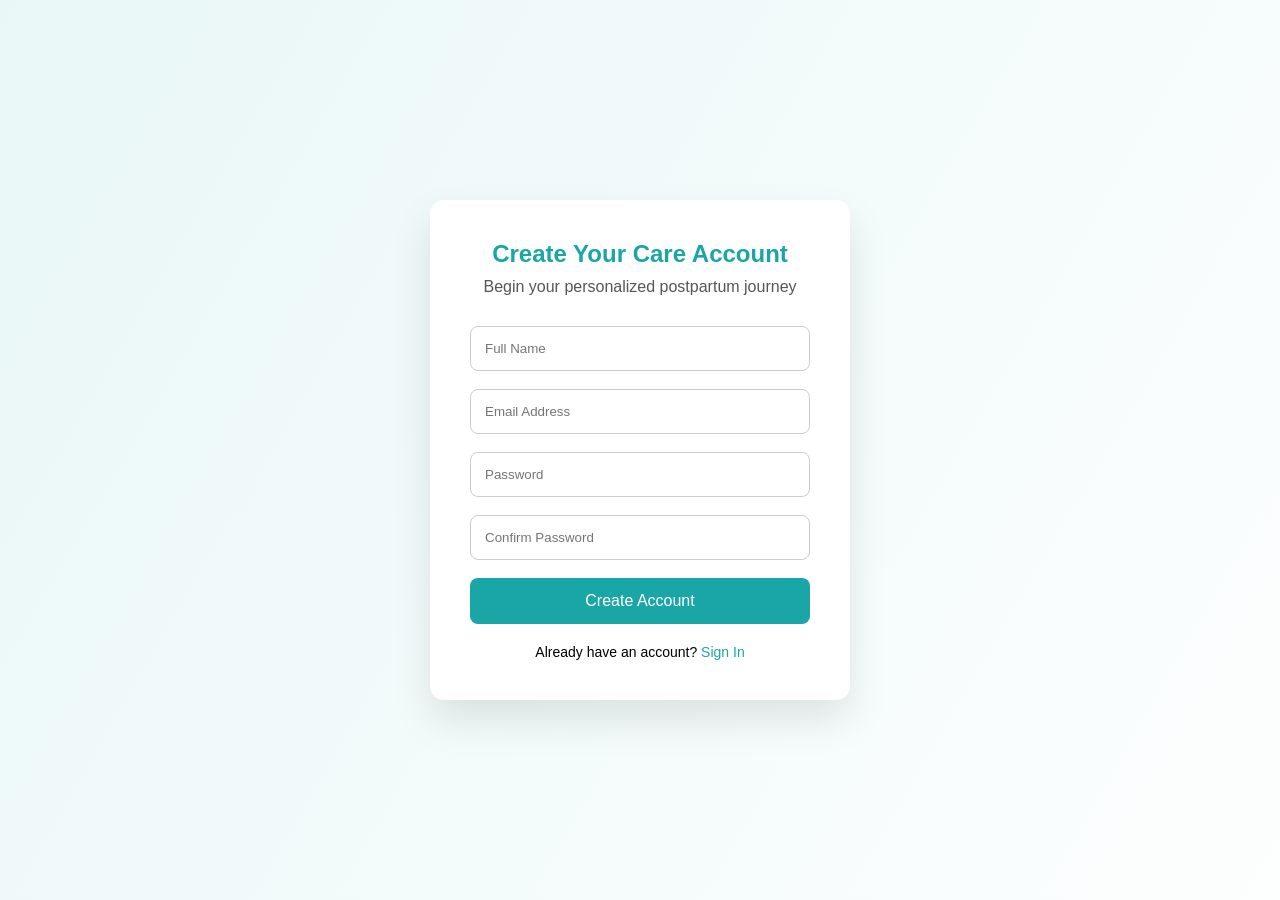
<file: index/autho.html>
<!DOCTYPE html>
<html lang="en">
<head>
  <meta charset="UTF-8">
  <title>Create Account | ARYA Postpartum</title>
  <link rel="stylesheet" href="../CSS/autho.css">
  <link rel="icon" href="../image/logo dash.png">
</head>
<body>

<div class="auth-container">
  <div class="auth-card">
    <h2>Create Your Care Account</h2>
    <p class="subtitle">Begin your personalized postpartum journey</p>

    <form id="signupForm">
      <input type="text" id="name" placeholder="Full Name" required>
      <input type="email" id="email" placeholder="Email Address" required>
      <input type="password" id="password" placeholder="Password" required>
      <input type="password" id="confirmPassword" placeholder="Confirm Password" required>

      <button type="submit">Create Account</button>
    </form>

    <p class="switch">
      Already have an account?
            <a href="../index/singin.html">Sign In</a>
    </p>
  </div>
</div>

<script src="../JAVA/autho.js"></script>
</body>
</html>
</file>
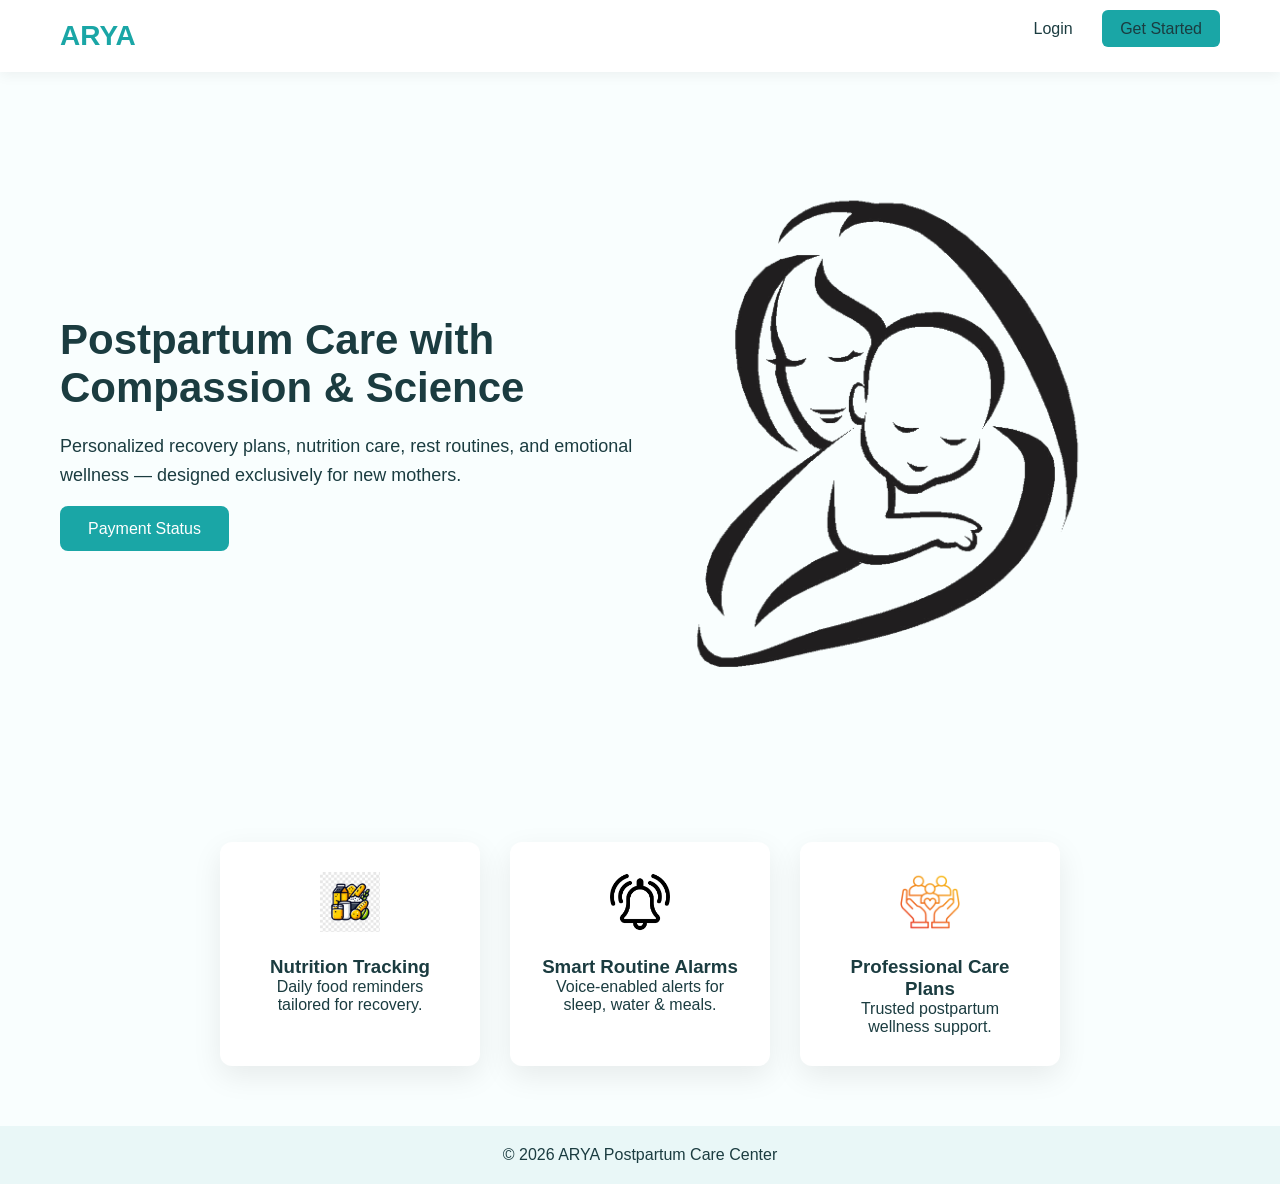
<file: index/payment.html>
<!DOCTYPE html>
<html lang="en">
<head>
  <meta charset="UTF-8" />
  <title>ARYA Postpartum Care Center</title>
  <link rel="stylesheet" href="../CSS/payment.css" />
  <link rel="icon" href="../image/logo dash.png" />
</head>
<body>

<header class="navbar">
  <h1 class="logo">ARYA</h1>
  <nav>
    <a href="../index/autho.html">Login</a>
    <a href="../index/dashboard1.html" class="btn-primary">Get Started</a>
  </nav>
</header>

<section class="hero">
  <div class="hero-text">
    <h2>Postpartum Care with Compassion & Science</h2>
    <p>
      Personalized recovery plans, nutrition care, rest routines,
      and emotional wellness — designed exclusively for new mothers.
    </p>
    <a href="../index/status.html" class="cta-btn">Payment Status</a>
  </div>

  <div class="hero-image">
    <img src="../image/mother.png" alt="Postpartum Care" />
  </div>
</section>

<section class="features">
  <div class="feature-card">
    <img src="../image/food1.png" />
    <h3>Nutrition Tracking</h3>
    <p>Daily food reminders tailored for recovery.</p>
  </div>

  <div class="feature-card">
    <img src="../image/alram.png"/>
    <h3>Smart Routine Alarms</h3>
    <p>Voice-enabled alerts for sleep, water & meals.</p>
  </div>

  <div class="feature-card">
    <img src="../image/care.png" />
    <h3>Professional Care Plans</h3>
    <p>Trusted postpartum wellness support.</p>
  </div>
</section>

<footer>
  <p>© 2026 ARYA Postpartum Care Center</p>
</footer>

<script src="../JAVA/script.js"></script>
</body>
</html>
</file>
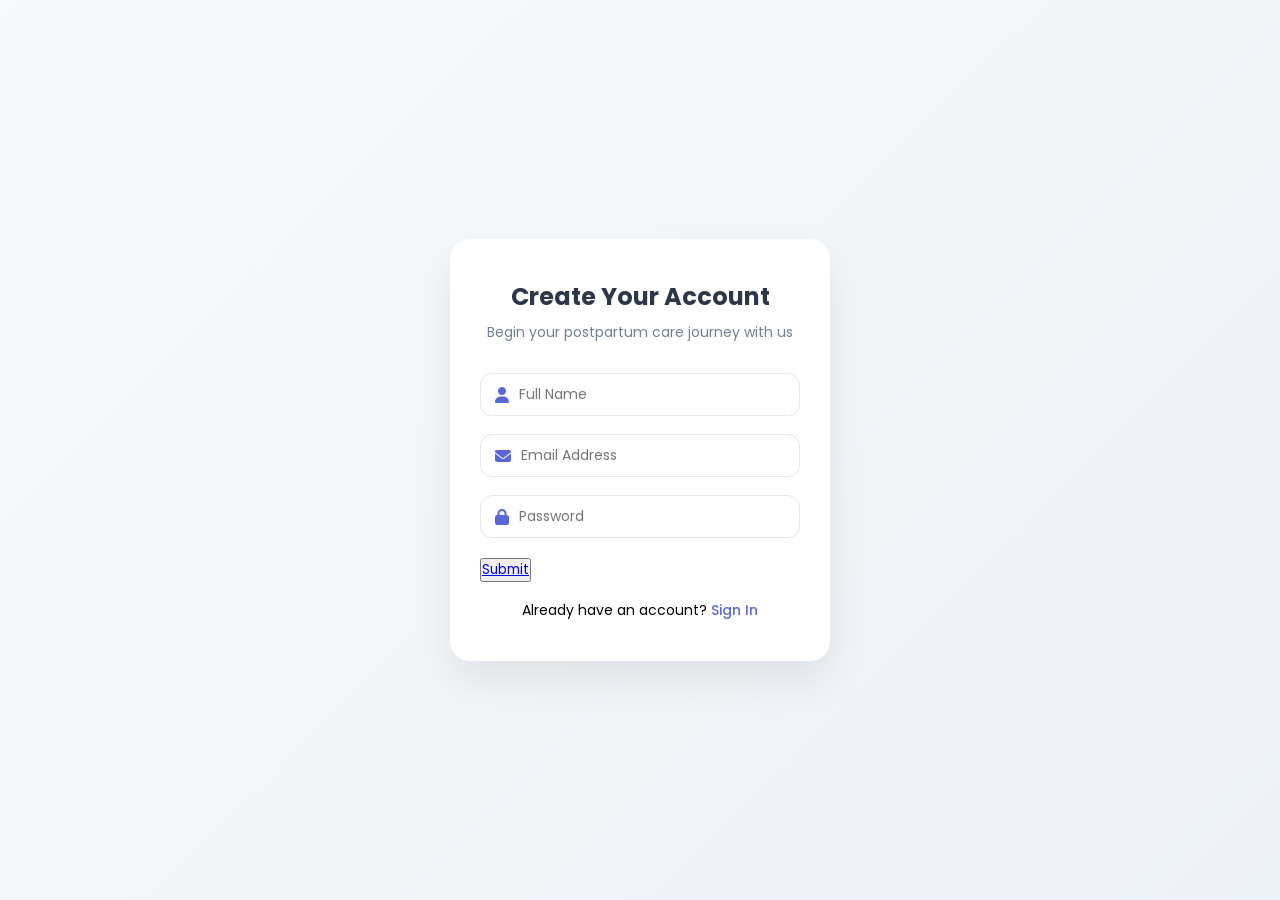
<file: index/sigup.html>
<!DOCTYPE html>
<html lang="en">
<head>
  <meta charset="UTF-8" />
  <meta name="viewport" content="width=device-width, initial-scale=1.0"/>
  <title>Create Account | ARYA Postpartum Care</title>

  <!-- Fonts -->
  <link href="https://fonts.googleapis.com/css2?family=Poppins:wght@300;400;500;600&display=swap" rel="stylesheet">

  <!-- Icons -->
  <link rel="stylesheet" href="https://cdnjs.cloudflare.com/ajax/libs/font-awesome/6.5.0/css/all.min.css"/>

  <link rel="stylesheet" href="../CSS/sigup.css">
</head>
<body>

  <div class="auth-container">
    <div class="auth-card">
      <h2>Create Your Account</h2>
      <p class="subtitle">Begin your postpartum care journey with us</p>

      <form id="signupForm">
        <div class="input-group">
          <i class="fa-solid fa-user"></i>
          <input type="text" id="name" placeholder="Full Name" required />
        </div>

        <div class="input-group">
          <i class="fa-solid fa-envelope"></i>
          <input type="email" id="email" placeholder="Email Address" required />
        </div>

        <div class="input-group">
          <i class="fa-solid fa-lock"></i>
          <input type="password" id="password" placeholder="Password" required />
        </div>

        <button>
          <a href="../index/dashboard1.html">Submit</a>
      </button>
      </form>

      <p class="redirect">
        Already have an account?
        <a href="../index/singin.html">Sign In</a>
      </p>
    </div>
  </div>

  <script src="../JAVA/sigup.js"></script>
</body>
</html>
</file>
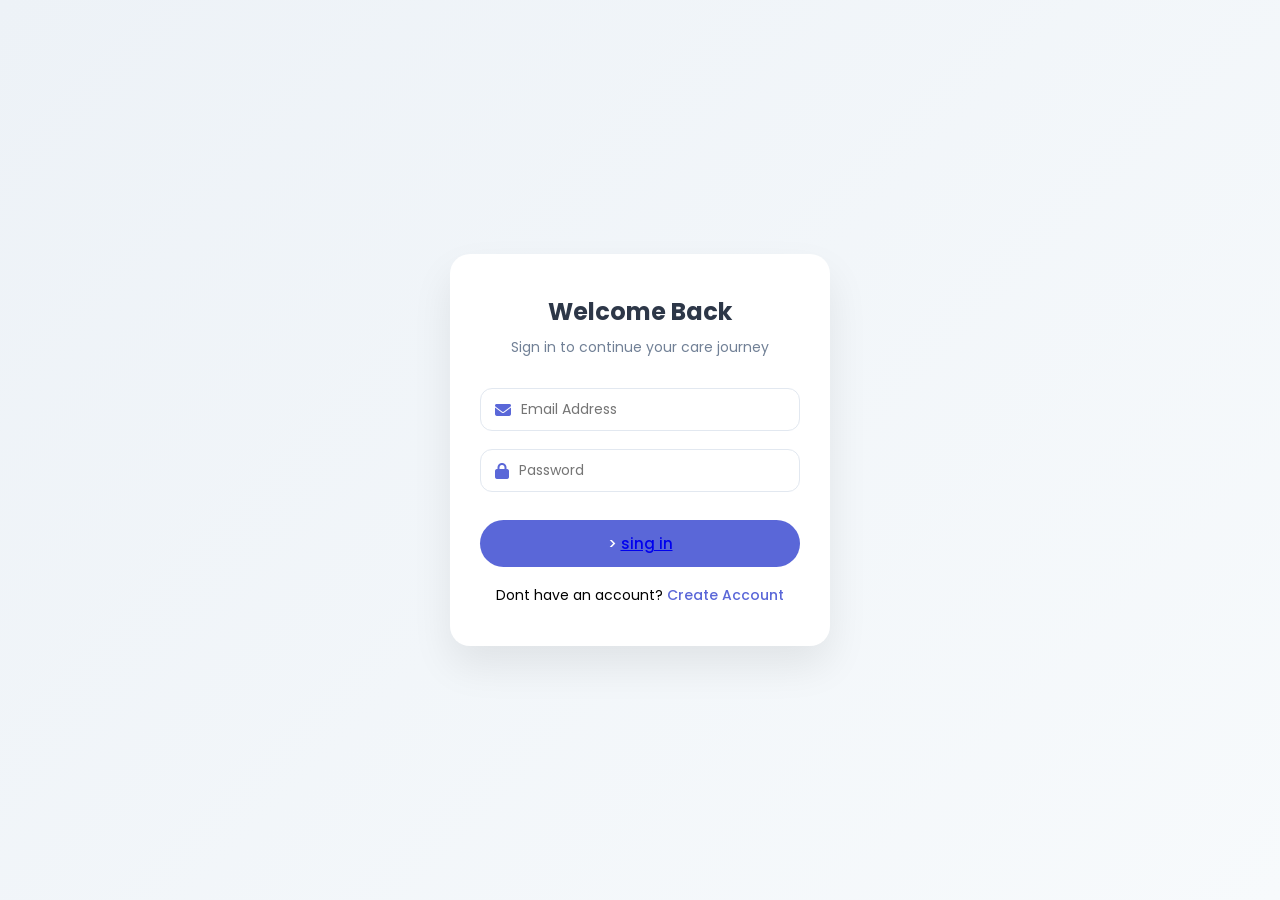
<file: index/singin.html>
<!DOCTYPE html>
<html lang="en">
<head>
  <meta charset="UTF-8" />
  <meta name="viewport" content="width=device-width, initial-scale=1.0"/>
  <title>Sign In | ARYA Postpartum Care</title>

  <!-- Fonts -->
  <link href="https://fonts.googleapis.com/css2?family=Poppins:wght@300;400;500;600&display=swap" rel="stylesheet">

  <!-- Icons -->
  <link rel="stylesheet" href="https://cdnjs.cloudflare.com/ajax/libs/font-awesome/6.5.0/css/all.min.css"/>

  <link rel="stylesheet" href="../CSS/singin.css">
</head>
<body>

  <div class="auth-container">
    <div class="auth-card">
      <h2>Welcome Back</h2>
      <p class="subtitle">Sign in to continue your care journey</p>

      <form id="signinForm">
        <div class="input-group">
          <i class="fa-solid fa-envelope"></i>
          <input type="email" id="email" placeholder="Email Address" required />
        </div>

        <div class="input-group">
          <i class="fa-solid fa-lock"></i>
          <input type="password" id="password" placeholder="Password" required />
        </div>

        <button type="submit" class="btn-primary">>
        <a href="../index/dashboard1.html">sing in</a></button>
      </form>

      <p class="redirect">
        Dont have an account?
        <a href="../index/sigup.html">Create Account</a>
      </p>
    </div>
  </div>

  <script src="../JAVA/singin.js"></script>
</body
</file>
<file: CSS/autho.css>
* {
  margin: 0;
  padding: 0;
  box-sizing: border-box;
  font-family: "Segoe UI", sans-serif;
}

body {
  height: 100vh;
  background: linear-gradient(120deg, #e9f7f7, #fdfefe);
  display: flex;
  align-items: center;
  justify-content: center;
}

.auth-container {
  width: 100%;
  display: flex;
  justify-content: center;
}

.auth-card {
  background: #ffffff;
  padding: 40px;
  width: 420px;
  border-radius: 14px;
  box-shadow: 0 20px 40px rgba(0,0,0,0.1);
  animation: slideUp 0.8s ease;
}

@keyframes slideUp {
  from { opacity: 0; transform: translateY(30px); }
  to { opacity: 1; transform: translateY(0); }
}

.auth-card h2 {
  color: #1aa6a6;
  margin-bottom: 10px;
  text-align: center;
}

.subtitle {
  text-align: center;
  margin-bottom: 30px;
  color: #555;
}

form input {
  width: 100%;
  padding: 14px;
  margin-bottom: 18px;
  border-radius: 8px;
  border: 1px solid #ccc;
  transition: 0.3s;
}

form input:focus {
  border-color: #1aa6a6;
  outline: none;
  box-shadow: 0 0 0 3px rgba(26,166,166,0.15);
}

button {
  width: 100%;
  padding: 14px;
  border: none;
  border-radius: 8px;
  background: #1aa6a6;
  color: white;
  font-size: 16px;
  cursor: pointer;
  transition: 0.3s;
}

button:hover {
  background: #148888;
  transform: translateY(-2px);
}

.switch {
  margin-top: 20px;
  text-align: center;
  font-size: 14px;
}

.switch a {
  color: #1aa6a6;
  text-decoration: none;
  font-weight: 500;
}
</file>
<file: CSS/payment.css>
* {
  margin: 0;
  padding: 0;
  box-sizing: border-box;
  font-family: "Segoe UI", sans-serif;
}

body {
  background: #f9fefe;
  color: #1b3c40;
}

/* Navbar */
.navbar {
  display: flex;
  justify-content: space-between;
  padding: 20px 60px;
  background: #ffffff;
  box-shadow: 0 4px 12px rgba(0,0,0,0.05);
}

.logo {
  font-size: 28px;
  font-weight: bold;
  color: #1aa6a6;
}

.navbar a {
  margin-left: 25px;
  text-decoration: none;
  font-weight: 500;
  color: #1b3c40;
}

.btn-primary {
  padding: 10px 18px;
  background: #1aa6a6;
  color: white;
  border-radius: 6px;
}

/* Hero */
.hero {
  display: flex;
  align-items: center;
  padding: 80px 60px;
}

.hero-text {
  max-width: 50%;
}

.hero-text h2 {
  font-size: 42px;
  margin-bottom: 20px;
}

.hero-text p {
  font-size: 18px;
  margin-bottom: 30px;
  line-height: 1.6;
}

.cta-btn {
  padding: 14px 28px;
  background: #1aa6a6;
  color: white;
  text-decoration: none;
  border-radius: 8px;
  transition: 0.3s;
}

.cta-btn:hover {
  background: #148888;
}

.hero-image img {
  width: 480px;
  animation: float 4s ease-in-out infinite;
}

@keyframes float {
  0% { transform: translateY(0); }
  50% { transform: translateY(-12px); }
  100% { transform: translateY(0); }
}

/* Features */
.features {
  display: flex;
  justify-content: center;
  gap: 30px;
  padding: 60px;
}

.feature-card {
  background: white;
  padding: 30px;
  width: 260px;
  text-align: center;
  border-radius: 12px;
  transition: 0.3s;
  box-shadow: 0 10px 30px rgba(0,0,0,0.08);
}

.feature-card:hover {
  transform: translateY(-10px);
}

.feature-card img {
  width: 60px;
  margin-bottom: 20px;
}

/* Footer */
footer {
  text-align: center;
  padding: 20px;
  background: #e9f7f7;
}
</file>
<file: CSS/sigup.css>
* {
  margin: 0;
  padding: 0;
  box-sizing: border-box;
  font-family: 'Poppins', sans-serif;
}

body {
  background: linear-gradient(135deg, #f7fafc, #edf2f7);
  height: 100vh;
  display: flex;
  align-items: center;
  justify-content: center;
}

/* Container */
.auth-container {
  width: 100%;
  max-width: 420px;
  padding: 20px;
}

/* Card */
.auth-card {
  background: #ffffff;
  padding: 40px 30px;
  border-radius: 20px;
  box-shadow: 0 20px 40px rgba(0,0,0,0.08);
  animation: fadeIn 0.8s ease;
}

.auth-card h2 {
  text-align: center;
  color: #2d3748;
  margin-bottom: 8px;
}

.subtitle {
  text-align: center;
  color: #718096;
  font-size: 14px;
  margin-bottom: 30px;
}

/* Inputs */
.input-group {
  display: flex;
  align-items: center;
  margin-bottom: 18px;
  border: 1px solid #e2e8f0;
  border-radius: 12px;
  padding: 10px 14px;
  transition: border 0.3s ease;
}

.input-group i {
  color: #5a67d8;
  margin-right: 10px;
}

.input-group input {
  border: none;
  outline: none;
  width: 100%;
  font-size: 14px;
}

.input-group:focus-within {
  border-color: #5a67d8;
}

/* Button */
.btn-primary {
  width: 100%;
  margin-top: 10px;
  padding: 12px;
  background: #5a67d8;
  color: #fff;
  border: none;
  border-radius: 30px;
  font-size: 15px;
  font-weight: 500;
  cursor: pointer;
  transition: background 0.3s ease, transform 0.2s ease;
}

.btn-primary:hover {
  background: #434190;
  transform: translateY(-2px);
}

/* Redirect */
.redirect {
  margin-top: 18px;
  text-align: center;
  font-size: 14px;
}

.redirect a {
  color: #5a67d8;
  text-decoration: none;
  font-weight: 500;
}

@keyframes fadeIn {
  from {
    opacity: 0;
    transform: translateY(25px);
  }
  to {
    opacity: 1;
    transform: translateY(0);
  }
}
</file>
<file: CSS/singin.css>
* {
  margin: 0;
  padding: 0;
  box-sizing: border-box;
  font-family: 'Poppins', sans-serif;
}

body {
  background: linear-gradient(135deg, #edf2f7, #f7fafc);
  height: 100vh;
  display: flex;
  align-items: center;
  justify-content: center;
}

/* Container */
.auth-container {
  width: 100%;
  max-width: 420px;
  padding: 20px;
}

/* Card */
.auth-card {
  background: #ffffff;
  padding: 40px 30px;
  border-radius: 20px;
  box-shadow: 0 20px 40px rgba(0,0,0,0.08);
  animation: fadeIn 0.8s ease;
}

.auth-card h2 {
  text-align: center;
  color: #2d3748;
  margin-bottom: 8px;
}

.subtitle {
  text-align: center;
  color: #718096;
  font-size: 14px;
  margin-bottom: 30px;
}

/* Inputs */
.input-group {
  display: flex;
  align-items: center;
  margin-bottom: 18px;
  border: 1px solid #e2e8f0;
  border-radius: 12px;
  padding: 10px 14px;
  transition: border 0.3s ease;
}

.input-group i {
  color: #5a67d8;
  margin-right: 10px;
}

.input-group input {
  border: none;
  outline: none;
  width: 100%;
  font-size: 14px;
}

.input-group:focus-within {
  border-color: #5a67d8;
}

/* Button */
.btn-primary {
  width: 100%;
  margin-top: 10px;
  padding: 12px;
  background: #5a67d8;
  color: #fff;
  border: none;
  border-radius: 30px;
  font-size: 15px;
  font-weight: 500;
  cursor: pointer;
  transition: background 0.3s ease, transform 0.2s ease;
}

.btn-primary:hover {
  background: #434190;
  transform: translateY(-2px);
}

/* Redirect */
.redirect {
  margin-top: 18px;
  text-align: center;
  font-size: 14px;
}

.redirect a {
  color: #5a67d8;
  text-decoration: none;
  font-weight: 500;
}

@keyframes fadeIn {
  from {
    opacity: 0;
    transform: translateY(25px);
  }
  to {
    opacity: 1;
    transform: translateY(0);
  }
}
</file>
